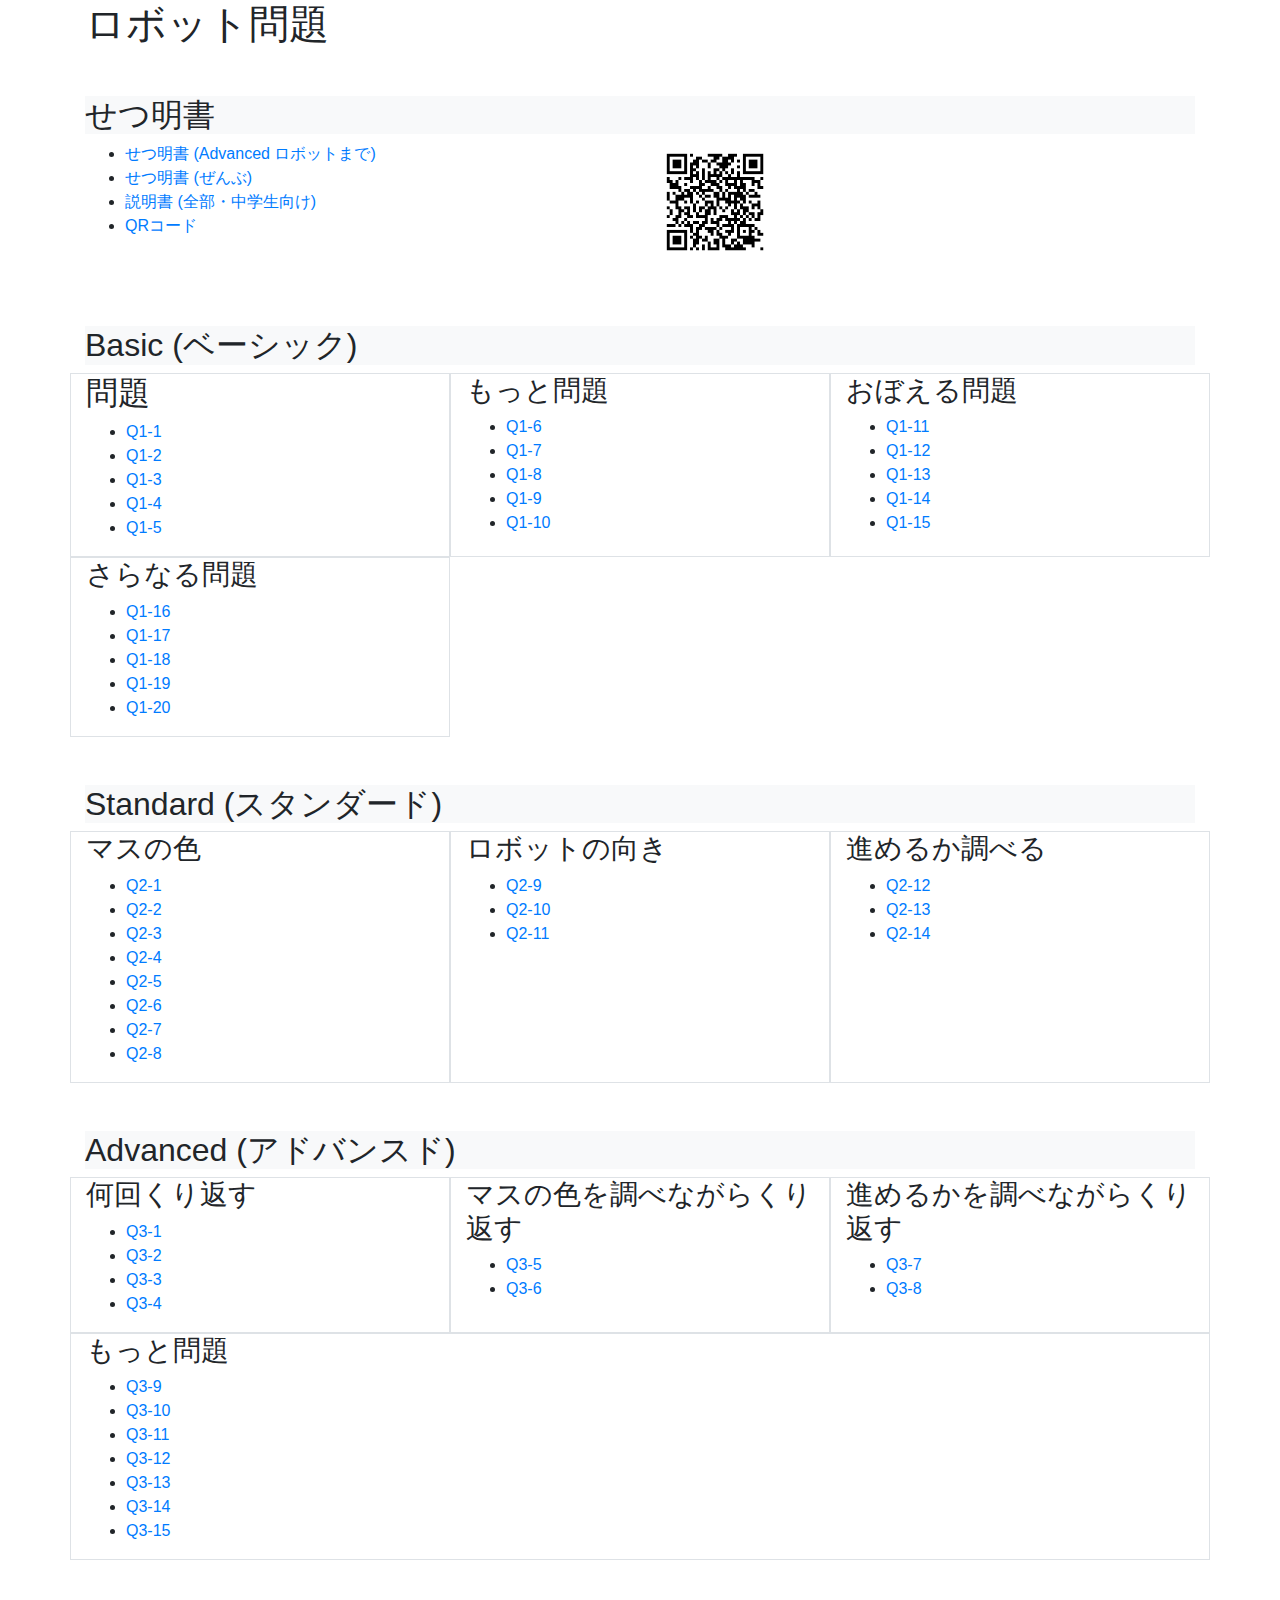
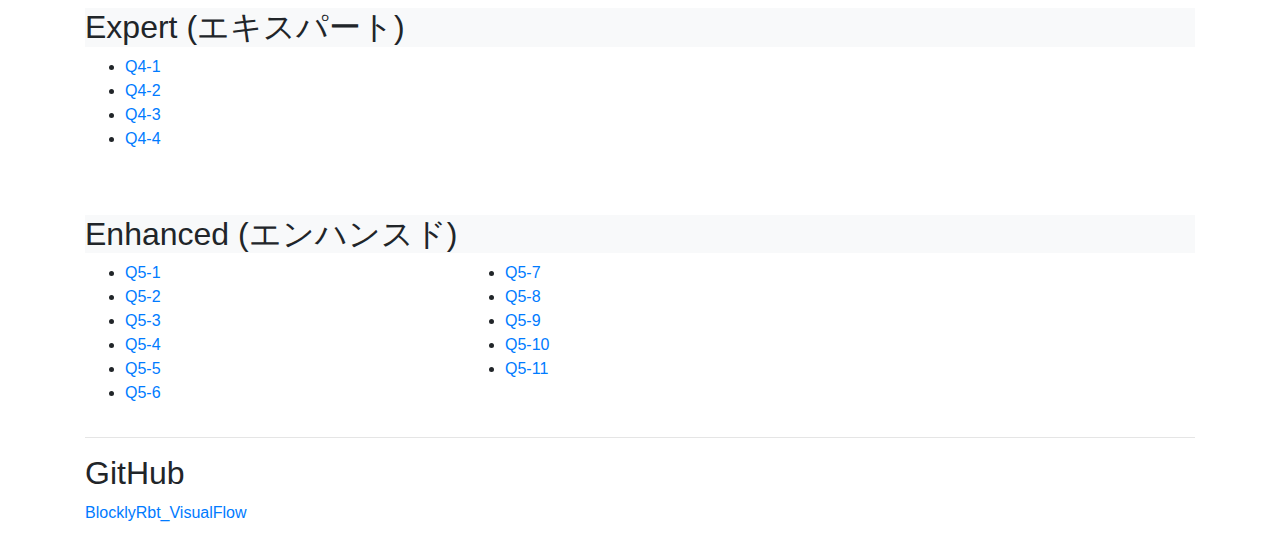
<file: index.html>
<html>
<head>
  <title>ロボット問題</title>
  <link rel="stylesheet" href="bootstrap.min.css">
</head>
<body>
<div class="container">
  <h1>ロボット問題</title>
  <h2 class="bg-light mt-5">せつ明書</h2>
  <div class="row">
    <div class="col">
      <ul>
        <li><a href="manual_compact.pdf">せつ明書 (Advanced ロボットまで)</a></li>
        <li><a href="manual.pdf">せつ明書 (ぜんぶ)</a></li>
        <li><a href="manual_jh.pdf">説明書 (全部・中学生向け)</a></li>
        <li><a href="qrcode.png">QRコード</a></li>
      </ul>
    </div>
    <div class="col">
      <p><img src="qrcode.png" width="120"></p>
    </div>
  </div>
  <h2 class="bg-light mt-5">Basic (ベーシック)</h2>
  <div class="row">
    <div class="col-4 border">
      <h2>問題</h3>
      <ul>
        <li><a href="q1-1/">Q1-1</a></li>
        <li><a href="q1-2/">Q1-2</a></li>
        <li><a href="q1-3/">Q1-3</a></li>
        <li><a href="q1-4/">Q1-4</a></li>
        <li><a href="q1-5/">Q1-5</a></li>
      </ul>
    </div>
    <div class="col-4 border">
      <h3>もっと問題</h3>
      <ul>
        <li><a href="q1-6/">Q1-6</a></li>
        <li><a href="q1-7/">Q1-7</a></li>
        <li><a href="q1-8/">Q1-8</a></li>
        <li><a href="q1-9/">Q1-9</a></li>
        <li><a href="q1-10/">Q1-10</a></li>
      </ul>
    </div>
    <div class="col-4 border">
      <h3>おぼえる問題</h3>
      <ul>
        <li><a href="q1-11/">Q1-11</a></li>
        <li><a href="q1-12/">Q1-12</a></li>
        <li><a href="q1-13/">Q1-13</a></li>
        <li><a href="q1-14/">Q1-14</a></li>
        <li><a href="q1-15/">Q1-15</a></li>
      </ul>
    </div>
  </div>
  <div class="row">
    <div class="col-4 border">
      <h3>さらなる問題</h3>
      <ul>
        <li><a href="q1-16/">Q1-16</a></li>
        <li><a href="q1-17/">Q1-17</a></li>
        <li><a href="q1-18/">Q1-18</a></li>
        <li><a href="q1-19/">Q1-19</a></li>
        <li><a href="q1-20/">Q1-20</a></li>
      </ul>
    </div>
  </div>

  <h2 class="bg-light mt-5">Standard (スタンダード)</h2>
  <div class="row">
    <div class="col-4 border">
      <h3>マスの色</h3>
      <ul>
        <li><a href="q2-1/">Q2-1</a></li>
        <li><a href="q2-2/">Q2-2</a></li>
        <li><a href="q2-3/">Q2-3</a></li>
        <li><a href="q2-4/">Q2-4</a></li>
        <li><a href="q2-5/">Q2-5</a></li>
        <li><a href="q2-6/">Q2-6</a></li>
        <li><a href="q2-7/">Q2-7</a></li>
        <li><a href="q2-8/">Q2-8</a></li>
      </ul>
    </div>
    <div class="col-4 border">
      <h3>ロボットの向き</h3>
      <ul>
        <li><a href="q2-9/">Q2-9</a></li>
        <li><a href="q2-10/">Q2-10</a></li>
        <li><a href="q2-11/">Q2-11</a></li>
      </ul>
    </div>
    <div class="col-4 border">
      <h3>進めるか調べる</h3>
      <ul>
        <li><a href="q2-12/">Q2-12</a></li>
        <li><a href="q2-13/">Q2-13</a></li>
        <li><a href="q2-14/">Q2-14</a></li>
      </ul>
    </div>
  </div>

  <h2 class="bg-light mt-5">Advanced (アドバンスド)</h2>
  <div class="row">
    <div class="col-4 border">
      <h3>何回くり返す</h3>
      <ul>
        <li><a href="q3-1/">Q3-1</a></li>
        <li><a href="q3-2/">Q3-2</a></li>
        <li><a href="q3-3/">Q3-3</a></li>
        <li><a href="q3-4/">Q3-4</a></li>
      </ul>
    </div>
    <div class="col-4 border">
      <h3>マスの色を調べながらくり返す</h3>
      <ul>
        <li><a href="q3-5/">Q3-5</a></li>
        <li><a href="q3-6/">Q3-6</a></li>
      </ul>
    </div>
    <div class="col-4 border">
      <h3>進めるかを調べながらくり返す</h3>
      <ul>
        <li><a href="q3-7/">Q3-7</a></li>
        <li><a href="q3-8/">Q3-8</a></li>
      </ul>
    </div>
    <div class="col border">
      <h3>もっと問題</h3>
      <ul>
        <li><a href="q3-9/">Q3-9</a></li>
        <li><a href="q3-10/">Q3-10</a></li>
        <li><a href="q3-11/">Q3-11</a></li>
        <li><a href="q3-12/">Q3-12</a></li>
        <li><a href="q3-13/">Q3-13</a></li>
        <li><a href="q3-14/">Q3-14</a></li>
        <li><a href="q3-15/">Q3-15</a></li>
      </ul>
    </div>
  </div>

  <h2 class="bg-light mt-5">Expert (エキスパート)</h2>
  <div class="row">
    <div class="col-4">
      <ul>
        <li><a href="q4-1/">Q4-1</a></li>
        <li><a href="q4-2/">Q4-2</a></li>
        <li><a href="q4-3/">Q4-3</a></li>
        <li><a href="q4-4/">Q4-4</a></li>
      </ul>
    </div>
  </div>
  
  <h2 class="bg-light mt-5">Enhanced (エンハンスド)</h2>
  <div class="row">
    <div class="col-4">
      <ul>
        <li><a href="q5-1/">Q5-1</a></li>
        <li><a href="q5-2/">Q5-2</a></li>
        <li><a href="q5-3/">Q5-3</a></li>
        <li><a href="q5-4/">Q5-4</a></li>
        <li><a href="q5-5/">Q5-5</a></li>
        <li><a href="q5-6/">Q5-6</a></li>
      </ul>
    </div>
    <div class="col-4">
      <ul>
        <li><a href="q5-7/">Q5-7</a></li>
        <li><a href="q5-8/">Q5-8</a></li>
        <li><a href="q5-9/">Q5-9</a></li>
        <li><a href="q5-10/">Q5-10</a></li>
        <li><a href="q5-11/">Q5-11</a></li>
      </ul>
    </div>
  </div>

  <hr>
  <h2>GitHub</h2>
  <p><a href="https://github.com/KondouMasaki/blocklyrbt_visualflow">BlocklyRbt_VisualFlow</a></p>
</div>
</body>
</html>
</file>
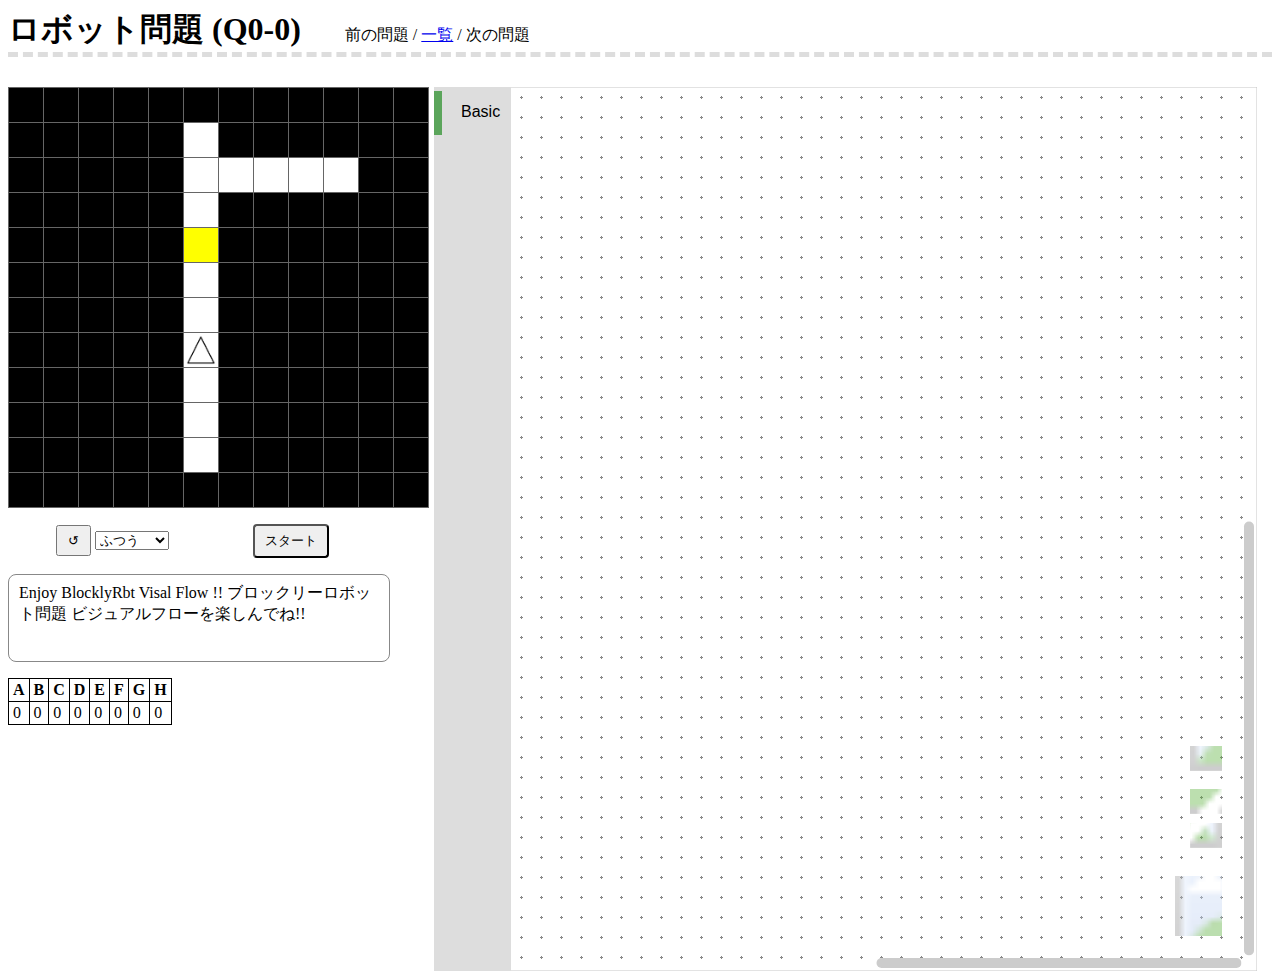
<file: q0-0/index.html>
<html>
<head>
  <meta charset="UTF-8"> 
  <title>ロボット問題</title>
  <link rel="stylesheet" href="../css/map.css">
  <link rel="stylesheet" href="../css/style.css">
  <link rel="stylesheet" href="../css/sweetalert2.min.css">
</head>
<body>

<script src="../js/sweetalert2.min.js"></script>

<script src="../js/robot.js"></script>
<script src="map.js"></script>
<script src="../js/map_func.js"></script>
<script src="../js/control.js"></script>
<script src="../js/acorn_interpreter.js"></script>
<script src="../js/blockly_compressed.js"></script>
<script src="../js/blocks_compressed.js"></script>
<script src="../js/javascript_compressed.js"></script>
<script src="../js/blocks_visualflow.js"></script>
<script src="../js/ja.js"></script>

<div id="header">
  <h1 id="title">ロボット問題</h1>
  <div id="links">
    <p><a href="" id="previousLink">あ</a> / <a href="../">一覧</a> / <a href="" id="nextLink">あ</a></p>
  </div>
</div>
<div class="container">
  <div class="row">
    <div class="col" id="mapColumn">
      <div id="map"></div>
      <div id="leftBlocks"><p>あと <span id="capacity"></span> ブロック</p></div>
      <div id="controlPanel">
        <p>
          <button id="resetButton">&#8634;</button>
          <select id="robotSpeed">
            <option value="0">ゆっくり</option>
            <option value="1" selected>ふつう</option>
            <option value="2">はやい</option>
            <option value="3">こうそく</option>
            <option value="4">☆★☆</option>
          </select>
          <button id="stopButton">ストップ</button>
          <button id="runButton">スタート</button>
          <select id="patternSelector">
            <option value="">全部</option>
          </select>
        </p>
      </div>
      <div id="robotBalloon">
        <p></p>
      </div>
      <div id="registers">
        <table>
          <tbody>
          <tr>
            <th>A</th><th>B</th>
            <th>C</th><th>D</th>
            <th>E</th><th>F</th>
            <th>G</th><th>H</th>
          </tr>
          <tr>
            <td>0</td><td>0</td>
            <td>0</td><td>0</td>
            <td>0</td><td>0</td>
            <td>0</td><td>0</td>
          </tr>
          </tbody>
        </table>
      </div>
      <div id="controlPanel2">
        <p>
          <button id="hintButton">ヒント &#129300;</button>
          <button id="xmlButton">xml</button>
        </p>
      </div>
    </div>
    <div class="col" id="workspaceColumn">
      <div id="blocklyDiv"></div>
    </div>
  </div>
  <div class="clear"></div>
</div>

<script src="../js/visualflow.js">
</script>
</body>
</html>
</file>
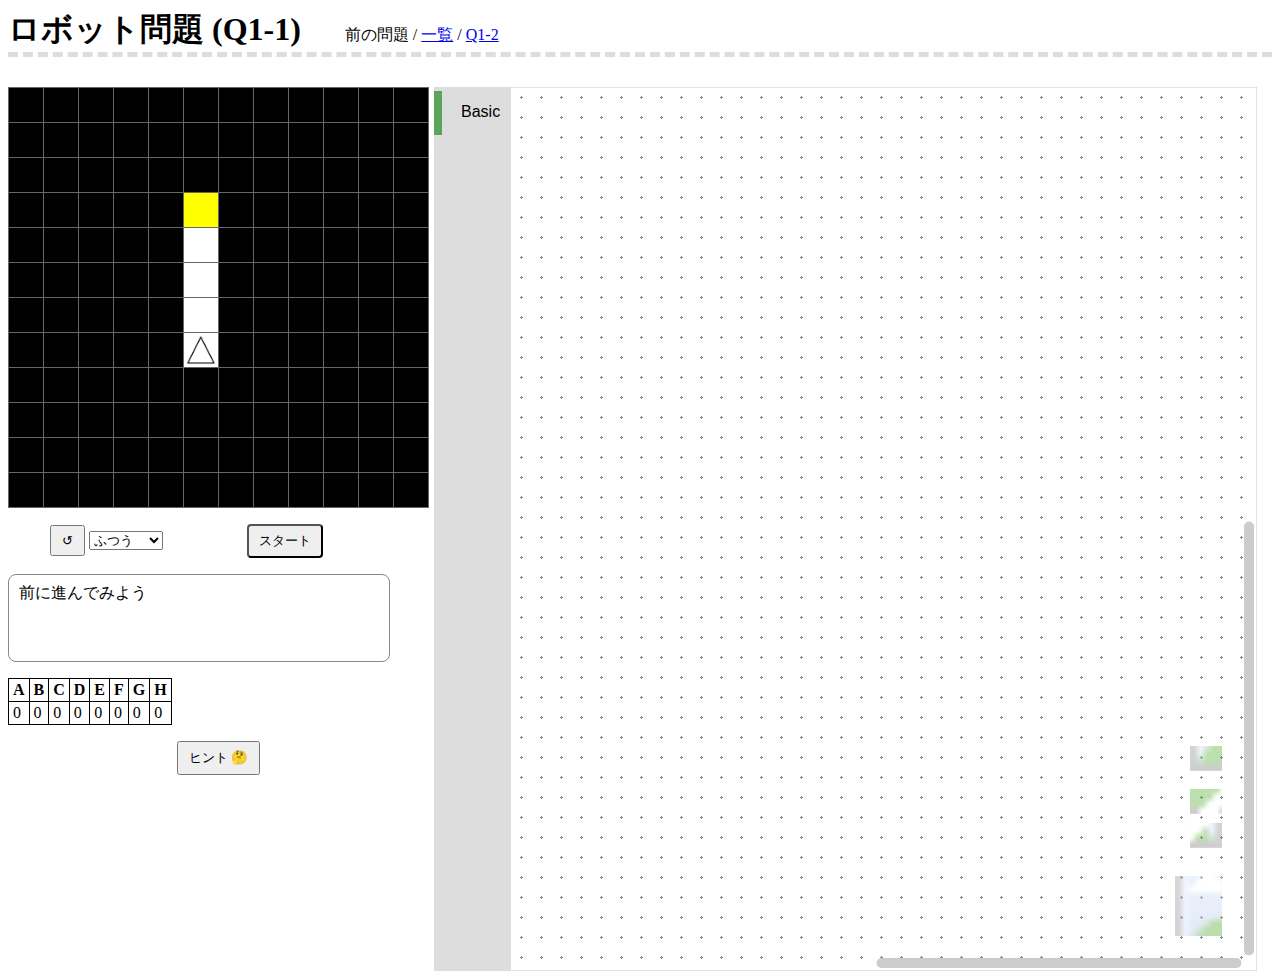
<file: q1-1/index.html>
<html>
<head>
  <meta charset="UTF-8"> 
  <title>ロボット問題</title>
  <link rel="stylesheet" href="../css/map.css">
  <link rel="stylesheet" href="../css/style.css">
  <link rel="stylesheet" href="../css/sweetalert2.min.css">
</head>
<body>

<script src="../js/sweetalert2.min.js"></script>

<script src="../js/robot.js"></script>
<script src="map.js"></script>
<script src="../js/map_func.js"></script>
<script src="../js/control.js"></script>
<script src="../js/acorn_interpreter.js"></script>
<script src="../js/blockly_compressed.js"></script>
<script src="../js/blocks_compressed.js"></script>
<script src="../js/javascript_compressed.js"></script>
<script src="../js/blocks_visualflow.js"></script>
<script src="../js/ja.js"></script>

<div id="header">
  <h1 id="title">ロボット問題</h1>
  <div id="links">
    <p><a href="" id="previousLink">あ</a> / <a href="../">一覧</a> / <a href="" id="nextLink">あ</a></p>
  </div>
</div>
<div class="container">
  <div class="row">
    <div class="col" id="mapColumn">
      <div id="map"></div>
      <div id="leftBlocks"><p>あと <span id="capacity"></span> ブロック</p></div>
      <div id="controlPanel">
        <p>
          <button id="resetButton">&#8634;</button>
          <select id="robotSpeed">
            <option value="0">ゆっくり</option>
            <option value="1" selected>ふつう</option>
            <option value="2">はやい</option>
            <option value="3">こうそく</option>
            <option value="4">☆★☆</option>
          </select>
          <button id="stopButton">ストップ</button>
          <button id="runButton">スタート</button>
          <select id="patternSelector">
            <option value="">どれか</option>
          </select>
        </p>
      </div>
      <div id="robotBalloon">
        <p></p>
      </div>
      <div id="registers">
        <table>
          <tbody>
          <tr>
            <th>A</th><th>B</th>
            <th>C</th><th>D</th>
            <th>E</th><th>F</th>
            <th>G</th><th>H</th>
          </tr>
          <tr>
            <td>0</td><td>0</td>
            <td>0</td><td>0</td>
            <td>0</td><td>0</td>
            <td>0</td><td>0</td>
          </tr>
          </tbody>
        </table>
      </div>
      <div id="controlPanel2">
        <p>
          <button id="hintButton">ヒント &#129300;</button>
          <button id="xmlButton">xml</button>
        </p>
      </div>
    </div>
    <div class="col" id="workspaceColumn">
      <div id="blocklyDiv"></div>
    </div>
  </div>
  <div class="clear"></div>
</div>

<script src="../js/visualflow.js">
</script>
</body>
</html>
</file>
<file: css/map.css>
table.map {
	border: 1px solid #000000;
	border-collapse: collapse;
}

td.map {
	border: 1px solid #666666;
	width: 32px;
	height: 32px;
}

td.wall {
	background-color: #000000;
}

td.red {
	background-color: #ff0000;
}

td.blue {
	background-color: #0000ff;
}

td.green {
	background-color: #00ff00;
}

td.field {
	background-color: #ffffff;
}

td.goal {
	background-color: #ffff00;
}

td.map > div {
	position: relative;
	top: 0;
	left: 0;
	margin: 0;
	padding: 0;
	width: 32px;
	height: 32px;
}

td.map > div > img {
	position: absolute;
	top: 1px;
	left: 1px;
	width: 30px;
	height: 30px;
	z-index: 5;
}

td.map > div > input[type="text"] {
	position: absolute;
	top: 1px;
	left: 1px;
	padding: 0;
	margin :0;
	border: 0 none;
	background-color: transparent;
	width: 30px;
	height: 30px;
	font-size: 16px;
	text-align: center;
	z-index: 1;
}
</file>
<file: css/style.css>
div#header {
	border-bottom: #dddddd dashed 5px;
	margin-bottom: 30px;
}

div#header * {
	display: inline;
}

div#links {
	margin-left: 40px;
}

div.container {
	width: auto;
}

div.row {
	width: auto;
}

div.col {
	float: left;
}

div.hide {
	display: none;
}

div#map {
}

div#leftBlocks {
	text-align: center;
}

div#leftBlocks > p {
	margin: 4px 80px auto;
	color: white;
	background-color: #444444;
	border-radius: 4px;
}

div#controlPanel {
}

div#blocklyDiv {
	margin-left: 5px;
	width: 550px;
}

div.clear {
	clear: both;
}

div#controlPanel > p,
div#controlPanel2 > p {
	text-align: center;
}

div#controlPanel button,
div#controlPanel2 button {
	padding: 6px 10px;
}

button#runButton {
	border-radius: 4px;
}

button#stopButton {
	border-radius: 4px;
}
button.hide, select.hide {
	visibility: hidden;
}

option.pass {
	color: #888888;
	background-color: #aaffaa;
}

div#robotBalloon > p {
	border: 1px solid #888888;
	border-radius: 8px;
	padding: 8px 10px;
	width: 360px;
	height: 70px;
}

div#registers table {
	border: 1px solid black;
	border-collapse: collapse;
}
div#registers th {
	border: 1px solid black;
	padding: 2px 4px;
}
div#registers td {
	border: 1px solid black;
	padding: 2px 4px;
}

.blocklyTreeRow {
	height: 44px;
	line-height: 22px;
	margin-bottom: 12px;
}

.blocklyTreeLabel {
	height: 42px;
	line-height: 42px;
}
</file>
